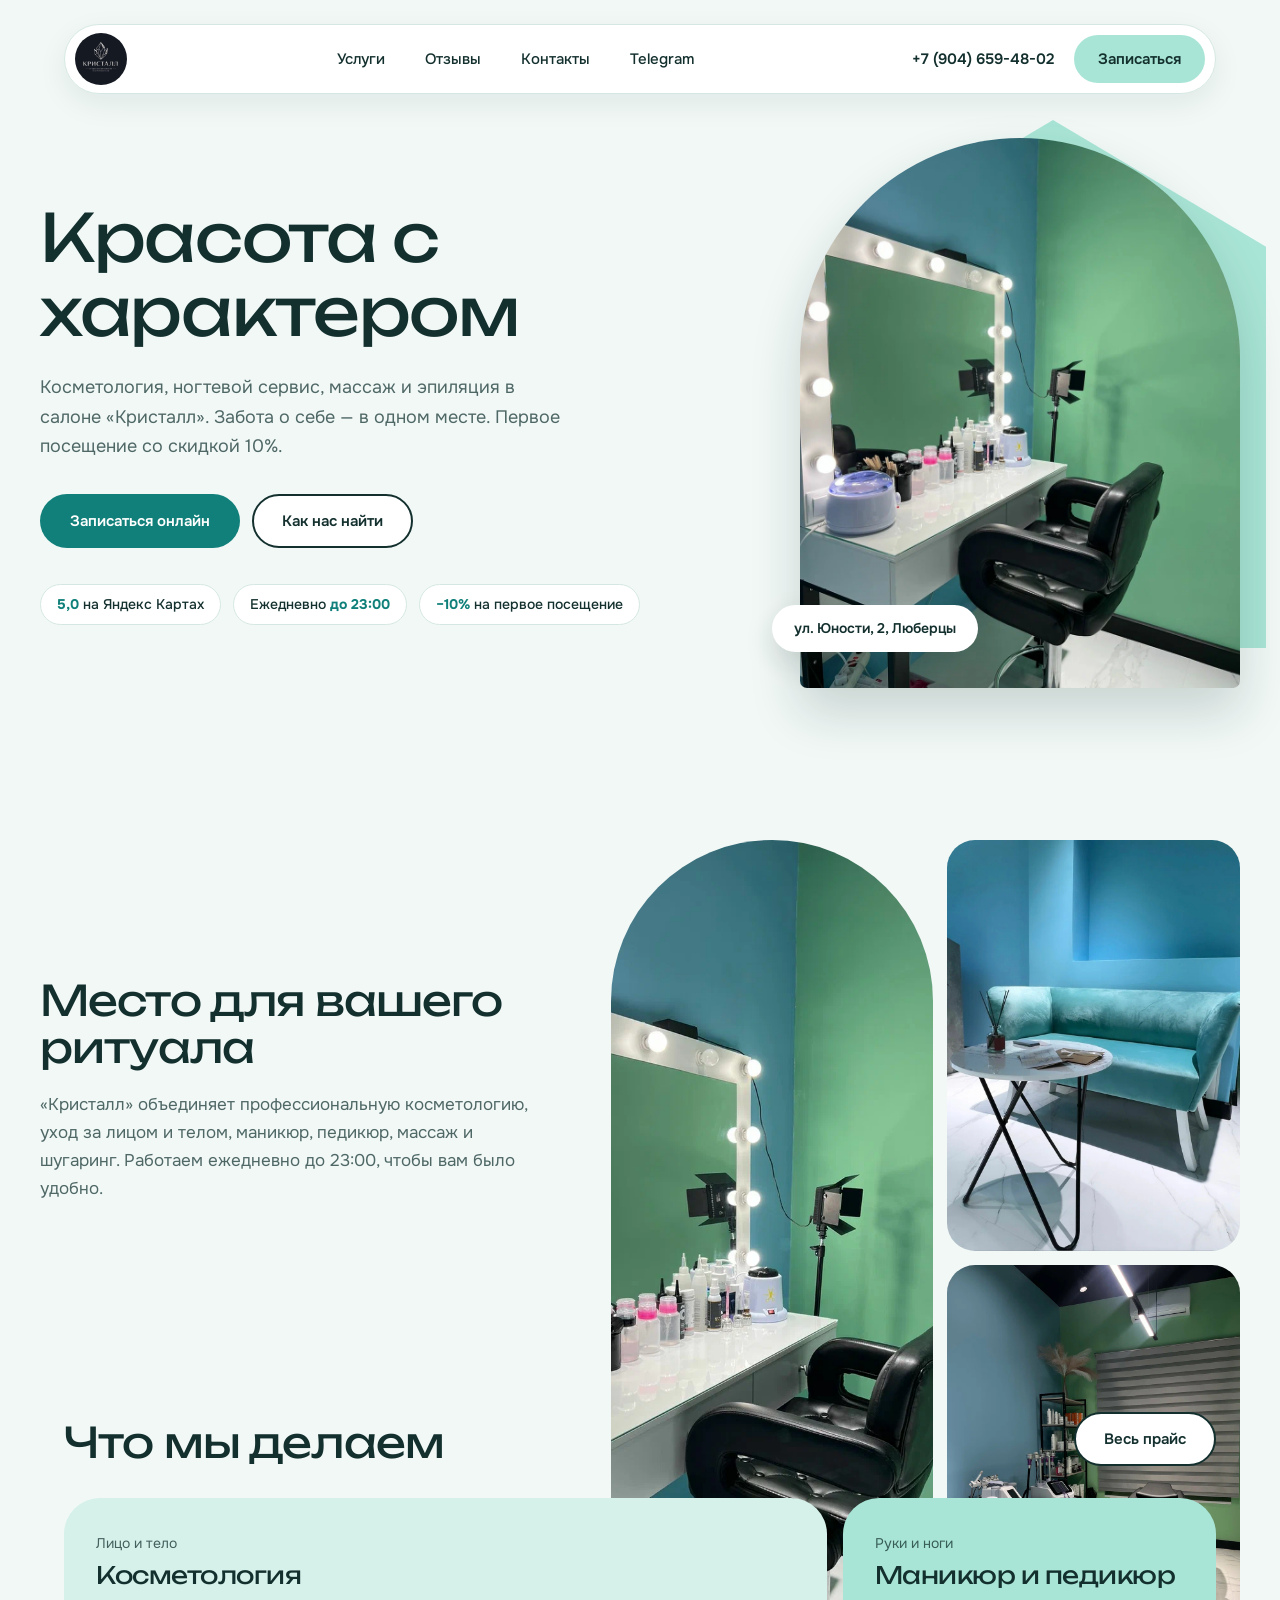
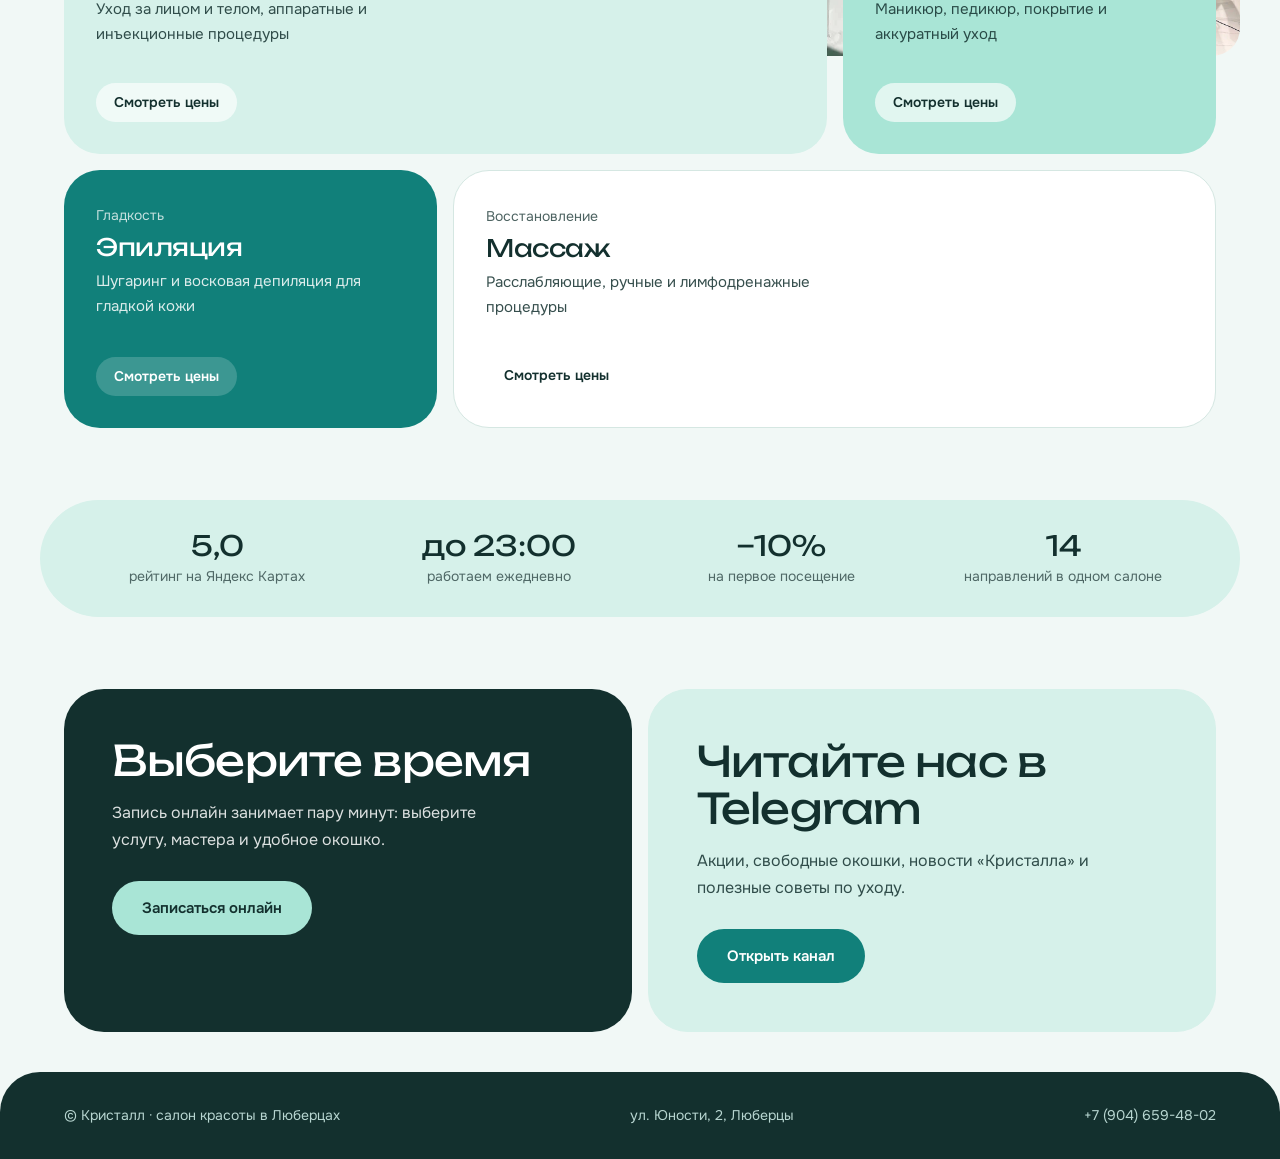
<file: index.html>
<!doctype html>
<html lang="ru">
<head>
<meta charset="utf-8">
<meta name="viewport" content="width=device-width,initial-scale=1">
<title>Кристалл — салон красоты в Люберцах: косметология, маникюр, массаж, шугаринг</title>
<meta name="description" content="Салон красоты «Кристалл» в Люберцах, ул. Юности, 2. Косметология, маникюр и педикюр, массаж, шугаринг. Работаем ежедневно до 23:00. Скидка 10% на первое посещение.">
<meta name="theme-color" content="#f3f6fa">
<meta property="og:title" content="Кристалл — салон красоты в Люберцах">
<meta property="og:description" content="Косметология, маникюр, массаж и эпиляция. Ежедневно до 23:00. Скидка 10% на первое посещение.">
<meta property="og:type" content="website">
<meta property="og:image" content="assets/images/kristall-1.webp">
<link rel="preconnect" href="https://fonts.googleapis.com">
<link rel="preconnect" href="https://fonts.gstatic.com" crossorigin>
<link href="https://fonts.googleapis.com/css2?family=Onest:wght@400;500;600&family=Unbounded:wght@300;400&display=swap&subset=cyrillic" rel="stylesheet">
<link rel="stylesheet" href="assets/css/style.css">
</head>
<body>

<header class="top">
    <div class="wrap">
        <div class="bar">
            <a class="logo" href="index.html" aria-label="Кристалл — на главную">
                <img src="assets/images/logo-kristall.jpg" alt="Кристалл — студия косметологии и эстетики тела">
            </a>
            <nav class="nav" id="nav">
                <a href="services.html">Услуги</a>
                <a href="reviews.html">Отзывы</a>
                <a href="contacts.html">Контакты</a>
                <a href="https://t.me/crystalstudio1" target="_blank" rel="noopener">Telegram</a>
            </nav>
            <button class="burger" id="burger" aria-label="Меню">
                <span></span><span></span><span></span>
            </button>
            <a class="tel" href="tel:+79046594802">+7 (904) 659-48-02</a>
            <a class="btn btn-r" href="https://n1029302.yclients.com/" target="_blank" rel="noopener">Записаться</a>
        </div>
    </div>
</header>

<main>

<section class="wrap hero">
    <div>
        <h1>Красота с характером</h1>
        <p class="lead">Косметология, ногтевой сервис, массаж и эпиляция в салоне «Кристалл». Забота о себе — в одном месте. Первое посещение со скидкой 10%.</p>
        <div class="row">
            <a class="btn btn-p" href="https://n1029302.yclients.com/" target="_blank" rel="noopener">Записаться онлайн</a>
            <a class="btn btn-s" href="contacts.html">Как нас найти</a>
        </div>
        <div class="row chips">
            <span class="chip"><b>5,0</b> на Яндекс Картах</span>
            <span class="chip">Ежедневно <b>до 23:00</b></span>
            <span class="chip"><b>−10%</b> на первое посещение</span>
        </div>
    </div>
    <div class="arch">
        <img src="assets/images/kristall-1.webp" alt="Рабочее место мастера салона Кристалл">
        <span class="badge">ул. Юности, 2, Люберцы</span>
    </div>
</section>

<section class="wrap sec">
    <div class="about">
        <div>
            <h2>Место для вашего ритуала</h2>
            <p>«Кристалл» объединяет профессиональную косметологию, уход за лицом и телом, маникюр, педикюр, массаж и шугаринг. Работаем ежедневно до 23:00, чтобы вам было удобно.</p>
        </div>
        <div class="photos">
            <img src="assets/images/kristall-1.webp" alt="Рабочее место мастера в салоне Кристалл" loading="lazy">
            <img src="assets/images/kristall-2.webp" alt="Зона ожидания салона Кристалл" loading="lazy">
            <img src="assets/images/kristall-3.webp" alt="Косметологический кабинет салона Кристалл" loading="lazy">
        </div>
    </div>
</section>

<section class="wrap">
    <div class="sec-h">
        <h2>Что мы делаем</h2>
        <a class="btn btn-s" href="services.html">Весь прайс</a>
    </div>
    <div class="bento">
        <a class="tile" href="services.html">
            <div>
                <small>Лицо и тело</small>
                <h3>Косметология</h3>
                <p>Уход за лицом и телом, аппаратные и инъекционные процедуры</p>
            </div>
            <i>Смотреть цены</i>
        </a>
        <a class="tile" href="services.html">
            <div>
                <small>Руки и ноги</small>
                <h3>Маникюр и педикюр</h3>
                <p>Маникюр, педикюр, покрытие и аккуратный уход</p>
            </div>
            <i>Смотреть цены</i>
        </a>
        <a class="tile" href="services.html">
            <div>
                <small>Гладкость</small>
                <h3>Эпиляция</h3>
                <p>Шугаринг и восковая депиляция для гладкой кожи</p>
            </div>
            <i>Смотреть цены</i>
        </a>
        <a class="tile" href="services.html">
            <div>
                <small>Восстановление</small>
                <h3>Массаж</h3>
                <p>Расслабляющие, ручные и лимфодренажные процедуры</p>
            </div>
            <i>Смотреть цены</i>
        </a>
    </div>
</section>

<section class="wrap sec">
    <div class="stats">
        <div><b>5,0</b><span>рейтинг на Яндекс Картах</span></div>
        <div><b>до 23:00</b><span>работаем ежедневно</span></div>
        <div><b>−10%</b><span>на первое посещение</span></div>
        <div><b>14</b><span>направлений в одном салоне</span></div>
    </div>
</section>

<section class="wrap">
    <div class="duo">
        <div class="block dark">
            <h2>Выберите время</h2>
            <p>Запись онлайн занимает пару минут: выберите услугу, мастера и удобное окошко.</p>
            <a class="btn btn-r" href="https://n1029302.yclients.com/" target="_blank" rel="noopener">Записаться онлайн</a>
        </div>
        <div class="block light" style="background:var(--mist);border-color:var(--mist)">
            <h2>Читайте нас в Telegram</h2>
            <p>Акции, свободные окошки, новости «Кристалла» и полезные советы по уходу.</p>
            <a class="btn btn-p" href="https://t.me/crystalstudio1" target="_blank" rel="noopener">Открыть канал</a>
        </div>
    </div>
</section>

</main>

<footer>
    <div class="wrap">
        <span>© Кристалл · салон красоты в Люберцах</span>
        <a href="contacts.html">ул. Юности, 2, Люберцы</a>
        <a href="tel:+79046594802">+7 (904) 659-48-02</a>
    </div>
</footer>

<script>
(function(){
    const burger = document.getElementById('burger');
    const nav = document.getElementById('nav');
    if(!burger || !nav) return;

    // Функция открытия/закрытия меню
    function toggleMenu() {
        burger.classList.toggle('active');
        nav.classList.toggle('open');
        // Показываем тёмный фон
        document.body.classList.toggle('menu-open');
        // Убираем скролл у страницы, когда меню открыто
        document.body.style.overflow = nav.classList.contains('open') ? 'hidden' : '';
    }

    // Функция только для закрытия меню
    function closeMenu() {
        burger.classList.remove('active');
        nav.classList.remove('open');
        document.body.classList.remove('menu-open');
        document.body.style.overflow = '';
    }

    // Клик по бургеру
    burger.addEventListener('click', toggleMenu);

    // Закрытие при клике на любую ссылку в меню
    nav.querySelectorAll('a').forEach(function(link){
        link.addEventListener('click', closeMenu);
    });

    // Закрытие при клике мимо меню (на тёмный фон)
    document.addEventListener('click', function(e) {
        if (nav.classList.contains('open') && !nav.contains(e.target) && !burger.contains(e.target)) {
            closeMenu();
        }
    });

    // Закрытие по кнопке Escape
    document.addEventListener('keydown', function(e){
        if(e.key === 'Escape' && nav.classList.contains('open')){
            closeMenu();
        }
    });
})();
</script>

</body>
</html>
</file>
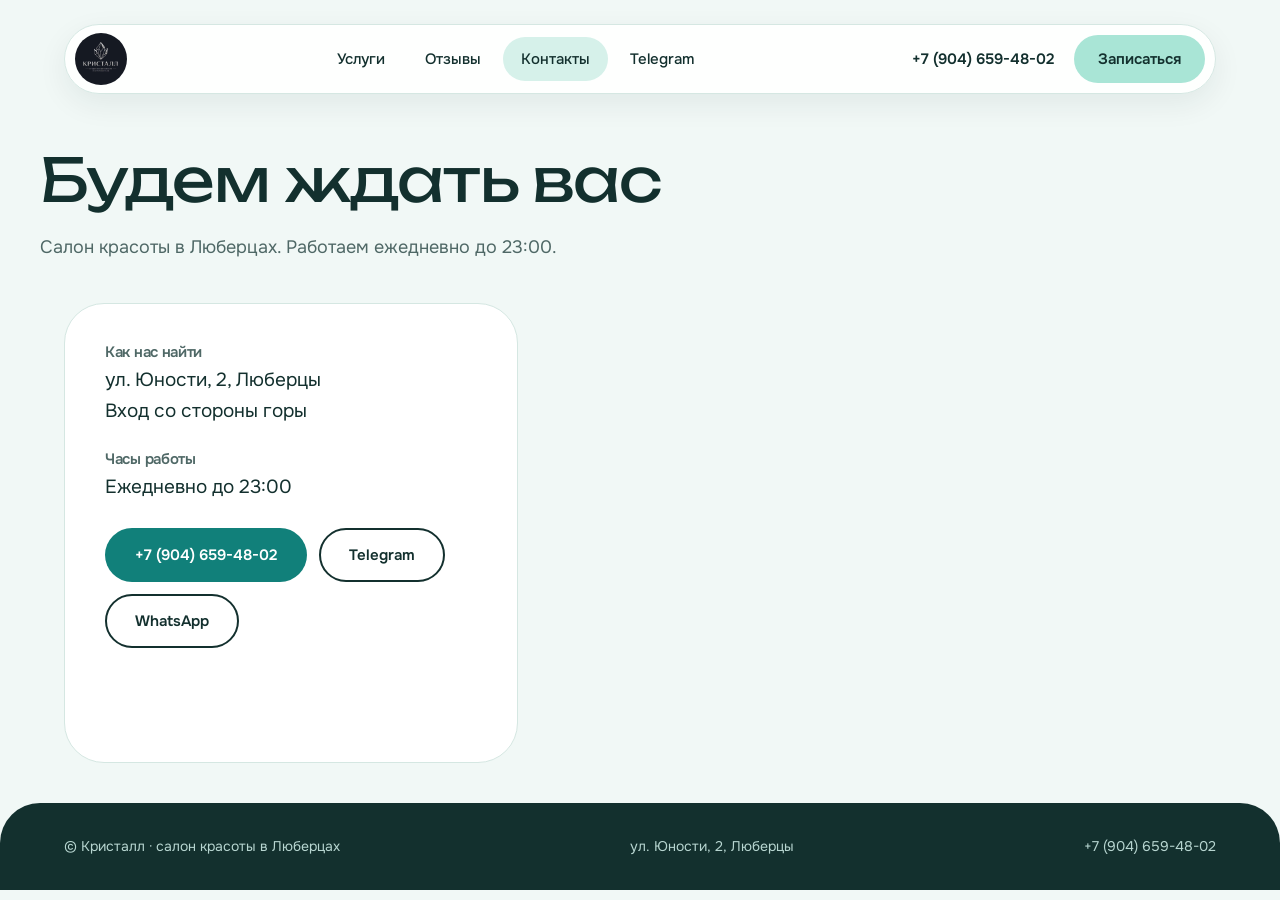
<file: contacts.html>
<!doctype html>
<html lang="ru"><head><meta charset="utf-8"><meta name="viewport" content="width=device-width,initial-scale=1">
<title>Контакты — салон красоты «Кристалл», Люберцы, ул. Юности, 2</title><meta name="description" content="Салон красоты «Кристалл»: Люберцы, ул. Юности, 2, вход со стороны горы. Телефон +7 (904) 659-48-02. Работаем ежедневно до 23:00."><meta name="theme-color" content="#f3f6fa">
<link rel="preconnect" href="https://fonts.googleapis.com"><link rel="preconnect" href="https://fonts.gstatic.com" crossorigin>
<link href="https://fonts.googleapis.com/css2?family=Onest:wght@400;500;600&family=Unbounded:wght@300;400&display=swap&subset=cyrillic" rel="stylesheet">
<link rel="stylesheet" href="assets/css/style.css"></head><body>
<header class="top"><div class="wrap"><div class="bar">
<a class="logo" href="index.html" aria-label="Кристалл — на главную"><img src="assets/images/logo-kristall.jpg" alt="Кристалл — студия косметологии и эстетики тела"></a>
<nav class="nav"><a href="services.html">Услуги</a><a href="reviews.html">Отзывы</a><a href="contacts.html" class=on>Контакты</a><a href="https://t.me/crystalstudio1" target="_blank" rel="noopener">Telegram</a></nav>
<a class="tel" href="tel:+79046594802">+7 (904) 659-48-02</a>
<a class="btn btn-r" href="https://n1029302.yclients.com/" target="_blank" rel="noopener">Записаться</a></div></div></header>
<main><section class="wrap intro"><h1>Будем ждать вас</h1><p>Салон красоты в Люберцах. Работаем ежедневно до 23:00.</p></section><section class="wrap"><div class="contact"><div class="info">
<div><h3>Как нас найти</h3><p>ул. Юности, 2, Люберцы<br>Вход со стороны горы</p></div>
<div><h3>Часы работы</h3><p>Ежедневно до 23:00</p></div>
<div class="row"><a class="btn btn-p" href="tel:+79046594802">+7 (904) 659-48-02</a><a class="btn btn-s" href="https://t.me/crystalstudio1" target="_blank" rel="noopener">Telegram</a><a class="btn btn-s" href="https://wa.me/79046594802" target="_blank" rel="noopener">WhatsApp</a></div></div>
<iframe class="map" title="Карта: салон Кристалл, ул. Юности, 2" loading="lazy" src="https://yandex.ru/map-widget/v1/?ll=37.911932%2C55.702784&z=16.74&pt=37.911932%2C55.702784%2Cpm2rdm"></iframe></div></section></main>
<footer><div class="wrap"><span>© Кристалл · салон красоты в Люберцах</span><a href="contacts.html">ул. Юности, 2, Люберцы</a><a href="tel:+79046594802">+7 (904) 659-48-02</a></div></footer>
</body></html>
</file>
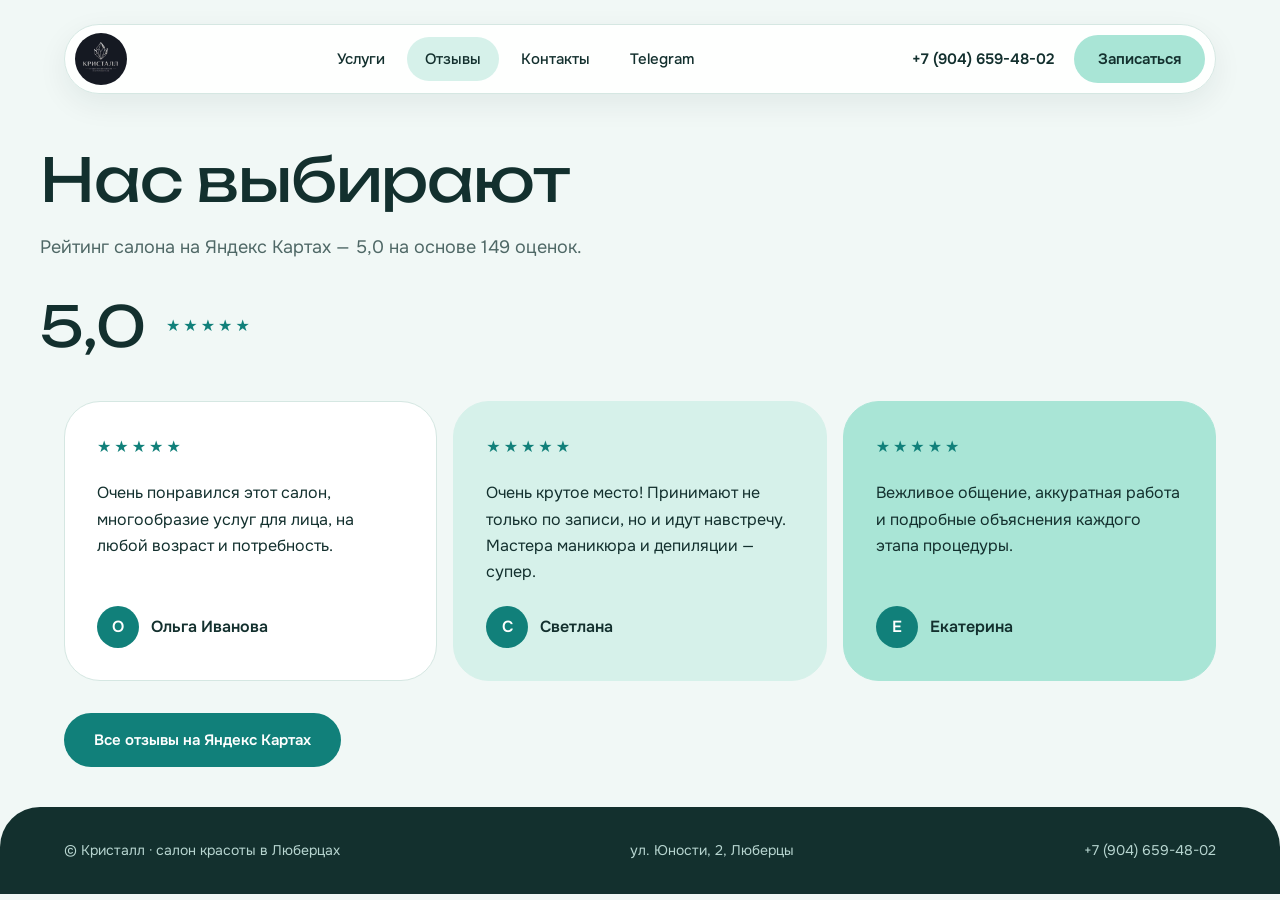
<file: reviews.html>
<!doctype html>
<html lang="ru"><head><meta charset="utf-8"><meta name="viewport" content="width=device-width,initial-scale=1">
<title>Отзывы — салон красоты «Кристалл», Люберцы</title><meta name="description" content="Отзывы о салоне красоты «Кристалл» в Люберцах. Рейтинг на Яндекс Картах — 5,0 на основе 149 оценок."><meta name="theme-color" content="#f3f6fa">
<link rel="preconnect" href="https://fonts.googleapis.com"><link rel="preconnect" href="https://fonts.gstatic.com" crossorigin>
<link href="https://fonts.googleapis.com/css2?family=Onest:wght@400;500;600&family=Unbounded:wght@300;400&display=swap&subset=cyrillic" rel="stylesheet">
<link rel="stylesheet" href="assets/css/style.css"></head><body>
<header class="top"><div class="wrap"><div class="bar">
<a class="logo" href="index.html" aria-label="Кристалл — на главную"><img src="assets/images/logo-kristall.jpg" alt="Кристалл — студия косметологии и эстетики тела"></a>
<nav class="nav"><a href="services.html">Услуги</a><a href="reviews.html" class=on>Отзывы</a><a href="contacts.html">Контакты</a><a href="https://t.me/crystalstudio1" target="_blank" rel="noopener">Telegram</a></nav>
<a class="tel" href="tel:+79046594802">+7 (904) 659-48-02</a>
<a class="btn btn-r" href="https://n1029302.yclients.com/" target="_blank" rel="noopener">Записаться</a></div></div></header>
<main><section class="wrap intro"><h1>Нас выбирают</h1><p>Рейтинг салона на Яндекс Картах — 5,0 на основе 149 оценок.</p><div class="score"><b>5,0</b><span class="stars">★★★★★</span></div></section><section class="wrap"><div class="cards"><article class="rev"><div class="stars" aria-label="5 из 5">★★★★★</div><p>Очень понравился этот салон, многообразие услуг для лица, на любой возраст и потребность.</p><div class="who"><span>О</span>Ольга Иванова</div></article><article class="rev"><div class="stars" aria-label="5 из 5">★★★★★</div><p>Очень крутое место! Принимают не только по записи, но и идут навстречу. Мастера маникюра и депиляции — супер.</p><div class="who"><span>С</span>Светлана</div></article><article class="rev"><div class="stars" aria-label="5 из 5">★★★★★</div><p>Вежливое общение, аккуратная работа и подробные объяснения каждого этапа процедуры.</p><div class="who"><span>Е</span>Екатерина</div></article></div><div class="row" style="margin-top:32px"><a class="btn btn-p" href="https://yandex.ru/maps/org/kristall/59446506640/" target="_blank" rel="noopener">Все отзывы на Яндекс Картах</a></div></section></main>
<footer><div class="wrap"><span>© Кристалл · салон красоты в Люберцах</span><a href="contacts.html">ул. Юности, 2, Люберцы</a><a href="tel:+79046594802">+7 (904) 659-48-02</a></div></footer>
</body></html>
</file>
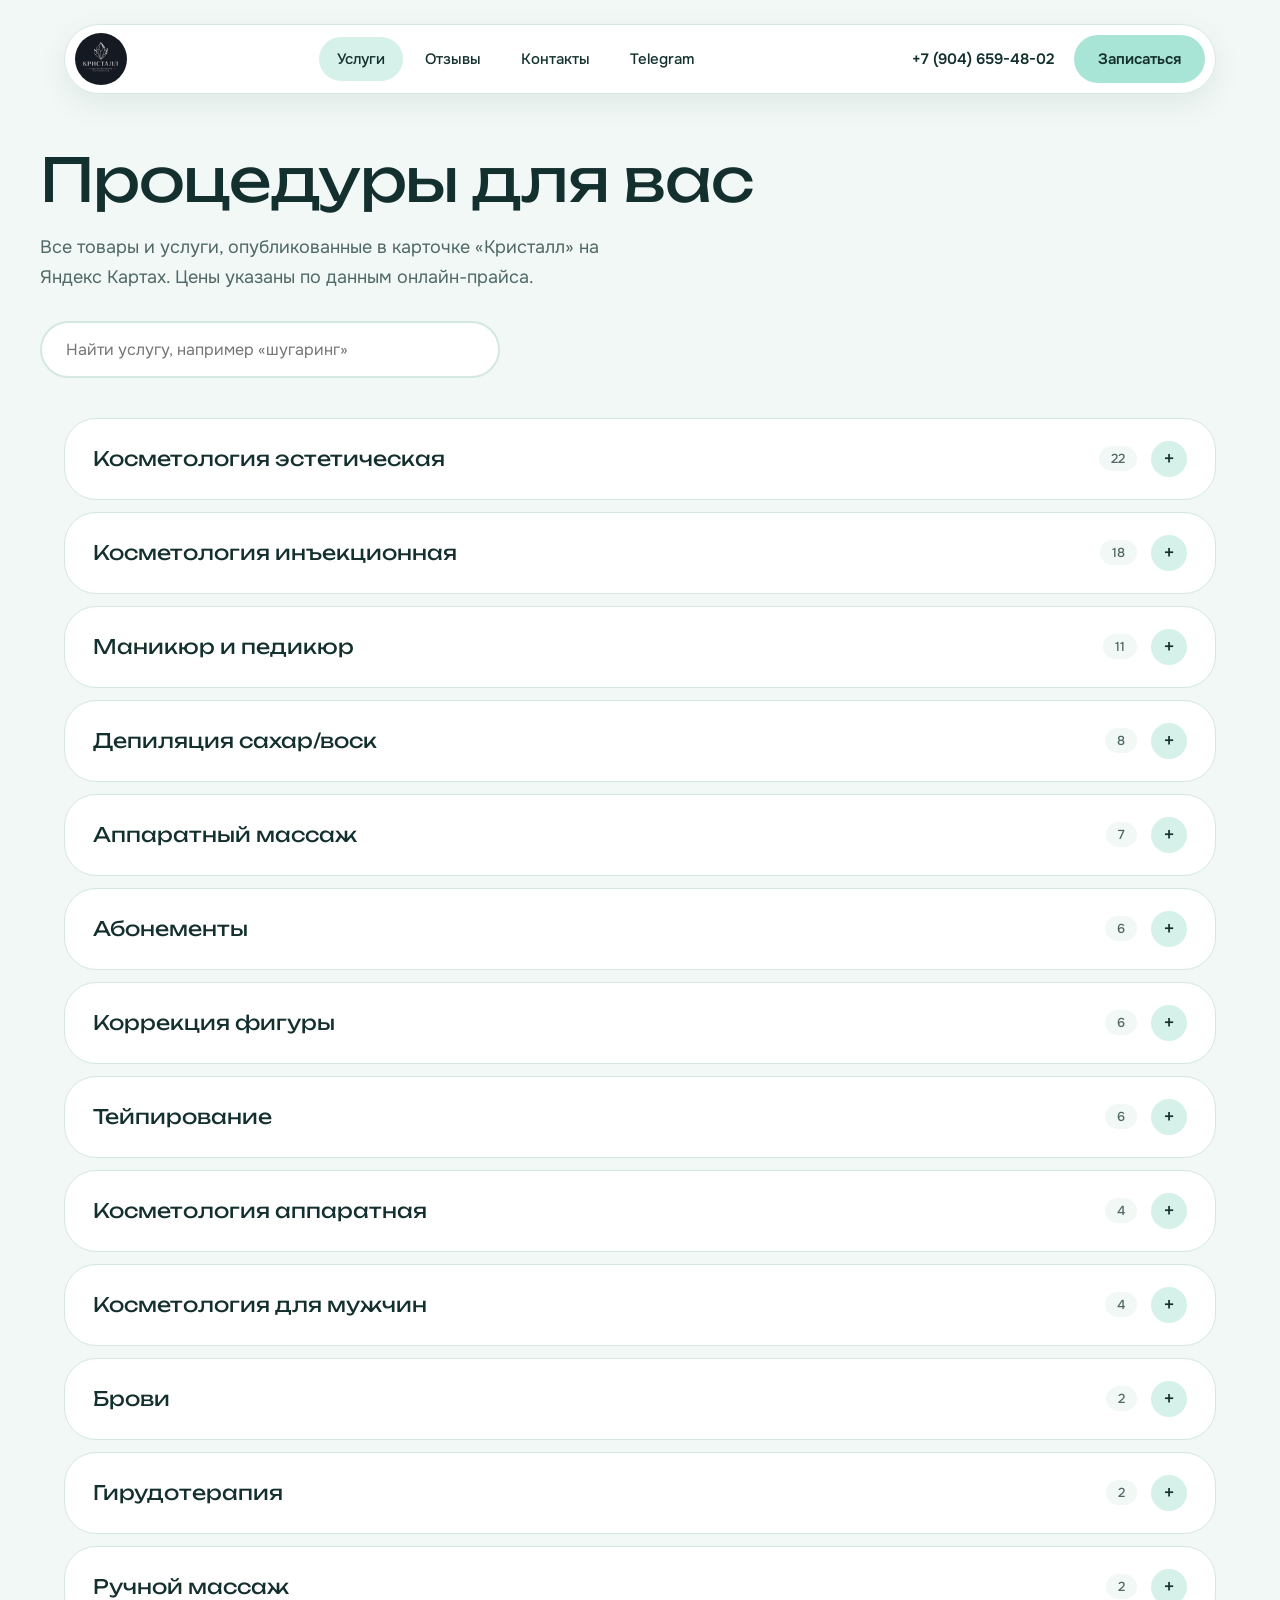
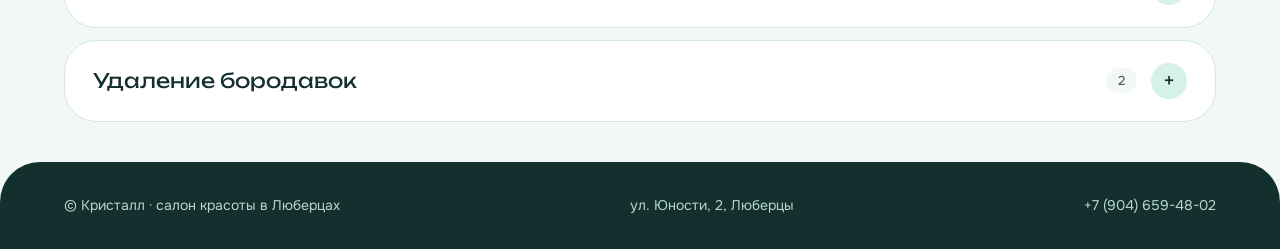
<file: services.html>
<!doctype html>
<html lang="ru"><head><meta charset="utf-8"><meta name="viewport" content="width=device-width,initial-scale=1">
<title>Услуги и цены — салон красоты «Кристалл», Люберцы</title><meta name="description" content="Прайс салона «Кристалл» в Люберцах: косметология, маникюр и педикюр, шугаринг, массаж, коррекция фигуры, абонементы."><meta name="theme-color" content="#f3f6fa">
<link rel="preconnect" href="https://fonts.googleapis.com"><link rel="preconnect" href="https://fonts.gstatic.com" crossorigin>
<link href="https://fonts.googleapis.com/css2?family=Onest:wght@400;500;600&family=Unbounded:wght@300;400&display=swap&subset=cyrillic" rel="stylesheet">
<link rel="stylesheet" href="assets/css/style.css"></head><body>
<header class="top"><div class="wrap"><div class="bar">
<a class="logo" href="index.html" aria-label="Кристалл — на главную"><img src="assets/images/logo-kristall.jpg" alt="Кристалл — студия косметологии и эстетики тела"></a>
<nav class="nav"><a href="services.html" class=on>Услуги</a><a href="reviews.html">Отзывы</a><a href="contacts.html">Контакты</a><a href="https://t.me/crystalstudio1" target="_blank" rel="noopener">Telegram</a></nav>
<a class="tel" href="tel:+79046594802">+7 (904) 659-48-02</a>
<a class="btn btn-r" href="https://n1029302.yclients.com/" target="_blank" rel="noopener">Записаться</a></div></div></header>
<main><section class="wrap intro"><h1>Процедуры для вас</h1><p>Все товары и услуги, опубликованные в карточке «Кристалл» на Яндекс Картах. Цены указаны по данным онлайн-прайса.</p><input class="search" id="q" type="search" placeholder="Найти услугу, например «шугаринг»" aria-label="Поиск по услугам"></section><section class="wrap"><div id="price"></div><p class="empty" id="empty" hidden>Ничего не нашли. Попробуйте другое слово или позвоните нам.</p></section></main>
<footer><div class="wrap"><span>© Кристалл · салон красоты в Люберцах</span><a href="contacts.html">ул. Юности, 2, Люберцы</a><a href="tel:+79046594802">+7 (904) 659-48-02</a></div></footer>
<script src="assets/js/prices.js"></script></body></html>
</file>
<file: assets/css/style.css>
:root{--frost:#f1f8f6;--mist:#d6f1ea;--ame:#11807a;--ame-d:#0b625d;--rose:#a9e5d6;--ink:#13302e;--mut:#4f6866;--line:#d5e7e2}
*{box-sizing:border-box}html{scroll-behavior:smooth}
body{margin:0;background:var(--frost);color:var(--ink);font:400 16px/1.65 Onest,system-ui,sans-serif}
img{display:block;max-width:100%}a{color:inherit;text-decoration:none}
:focus-visible{outline:3px solid var(--ame);outline-offset:3px}
.wrap{max-width:1200px;margin:auto;padding:0 24px}
h1,h2,h3{font-family:Unbounded,Onest,sans-serif;font-weight:400;line-height:1.12;letter-spacing:-.02em;margin:0}
h2{font-size:clamp(26px,3.4vw,42px)}p{margin:0}.mut{color:var(--mut)}

/* ===== HEADER ===== */
.top{position:sticky;top:12px;z-index:100;padding-top:12px}
.bar{display:flex;align-items:center;gap:12px;background:rgba(255,255,255,.88);backdrop-filter:blur(12px);-webkit-backdrop-filter:blur(12px);border:1px solid var(--line);border-radius:999px;padding:8px 10px;box-shadow:0 10px 30px rgba(19,48,46,.07)}
.logo img{width:52px;height:52px;border-radius:50%;object-fit:cover;background:var(--ink)}
.nav{display:flex;gap:4px;margin:0 auto}
.nav a{padding:10px 18px;border-radius:999px;font-weight:500;font-size:15px;transition:background .2s}
.nav a:hover,.nav a.on{background:var(--mist)}
.tel{font-weight:600;font-size:15px;padding:0 8px;white-space:nowrap}

/* Бургер-кнопка (скрыта на десктопе) */
.burger{display:none;flex-direction:column;justify-content:center;align-items:center;gap:5px;width:44px;height:44px;background:none;border:none;cursor:pointer;padding:8px;border-radius:50%;transition:background .2s;-webkit-tap-highlight-color:transparent;flex-shrink:0;position:relative;z-index:110}
.burger:hover{background:var(--mist)}
.burger span{display:block;width:22px;height:2px;background:var(--ink);border-radius:2px;transition:transform .3s,opacity .3s}
.burger.active span:nth-child(1){transform:translateY(7px) rotate(45deg)}
.burger.active span:nth-child(2){opacity:0}
.burger.active span:nth-child(3){transform:translateY(-7px) rotate(-45deg)}

/* ===== BUTTONS ===== */
.btn{display:inline-flex;align-items:center;justify-content:center;gap:8px;padding:15px 28px;border-radius:999px;border:2px solid transparent;font:600 15px Onest,sans-serif;cursor:pointer;transition:background .2s,transform .2s,color .2s}
.btn:hover{transform:translateY(-2px)}
.btn-p{background:var(--ame);color:#fff}.btn-p:hover{background:var(--ame-d)}
.btn-s{background:#fff;border-color:var(--ink)}.btn-s:hover{background:var(--ink);color:#fff}
.btn-r{background:var(--rose);color:var(--ink)}.btn-r:hover{background:#c3eee3}
.bar .btn{padding:12px 22px}

/* ===== HERO ===== */
.hero{display:grid;grid-template-columns:1.1fr .9fr;gap:56px;align-items:center;padding:56px 0 80px}
.hero h1{font-size:clamp(36px,5.2vw,66px)}
.hero p.lead{font-size:18px;color:var(--mut);max-width:520px;margin:24px 0 32px}
.row{display:flex;flex-wrap:wrap;gap:12px}
.chips{margin-top:36px}.chip{padding:8px 16px;border-radius:999px;background:#fff;border:1px solid var(--line);font-size:14px;font-weight:500}
.chip b{color:var(--ame)}
.arch{position:relative;max-width:440px;margin-left:auto;isolation:isolate}
.arch::before{content:"";position:absolute;inset:-18px -26px 40px 40px;background:var(--rose);clip-path:polygon(50% 0,100% 24%,100% 100%,0 100%,0 24%);z-index:-1}
.arch img{width:100%;aspect-ratio:4/5;object-fit:cover;border-radius:999px 999px 32px 32px;box-shadow:0 24px 50px rgba(19,48,46,.18)}
.badge{position:absolute;left:-28px;bottom:36px;background:#fff;border-radius:999px;padding:12px 22px;font-weight:600;font-size:14px;box-shadow:0 12px 30px rgba(19,48,46,.14)}

/* ===== SECTIONS ===== */
.sec{padding:72px 0}
.about{display:grid;grid-template-columns:.9fr 1.1fr;gap:56px;align-items:center}
.about p{margin-top:20px;color:var(--mut);font-size:17px}
.photos{display:grid;grid-template-columns:1.1fr 1fr;grid-template-rows:1fr 1fr;gap:14px;height:500px}
.photos img{width:100%;height:100%;object-fit:cover;border-radius:28px}
.photos img:first-child{grid-row:span 2;border-radius:200px 200px 28px 28px}
.sec-h{display:flex;justify-content:space-between;align-items:end;gap:24px;flex-wrap:wrap;margin-bottom:32px}
.bento{display:grid;grid-template-columns:repeat(6,1fr);gap:16px}
.tile{display:flex;flex-direction:column;justify-content:space-between;gap:36px;min-height:220px;padding:32px;border-radius:36px;grid-column:span 3;transition:transform .25s}
.tile:hover{transform:translateY(-4px)}
.tile:nth-child(1),.tile:nth-child(4){grid-column:span 4}.tile:nth-child(2),.tile:nth-child(3){grid-column:span 2}
.tile:nth-child(1){background:var(--mist)}.tile:nth-child(2){background:var(--rose)}
.tile:nth-child(3){background:var(--ame);color:#fff}.tile:nth-child(4){background:#fff;border:1px solid var(--line)}
.tile small{font-size:14px;opacity:.75}.tile h3{font-size:24px;margin:6px 0 8px}.tile p{font-size:15px;opacity:.85;max-width:380px}
.tile i{align-self:flex-start;font-style:normal;font-weight:600;font-size:14px;padding:8px 18px;border-radius:999px;background:rgba(255,255,255,.65)}
.tile:nth-child(3) i{background:rgba(255,255,255,.18)}
.stats{display:grid;grid-template-columns:repeat(4,1fr);gap:8px;background:var(--mist);border-radius:999px;padding:28px 40px}
.stats div{text-align:center}.stats b{display:block;font:400 28px Unbounded,sans-serif}.stats span{font-size:14px;color:var(--mut)}
.duo{display:grid;grid-template-columns:1fr 1fr;gap:16px}
.block{border-radius:40px;padding:48px;display:flex;flex-direction:column;align-items:flex-start;gap:16px}
.block p{max-width:420px;opacity:.85;margin-bottom:12px}
.block.dark{background:var(--ink);color:#fff}.block.light{background:#fff;border:1px solid var(--line)}

/* ===== INNER PAGES ===== */
.intro{padding:64px 0 40px}.intro h1{font-size:clamp(34px,5vw,60px)}.intro p{max-width:560px;color:var(--mut);font-size:18px;margin-top:20px}
.search{width:100%;max-width:460px;margin-top:28px;padding:16px 24px;border-radius:999px;border:2px solid var(--line);font:16px Onest,sans-serif;background:#fff;color:var(--ink)}
.search:focus{border-color:var(--ame);outline:0}
.grp{background:#fff;border:1px solid var(--line);border-radius:32px;margin-bottom:12px;overflow:hidden}
.grp summary{display:flex;align-items:center;gap:14px;padding:22px 28px;cursor:pointer;list-style:none;font:400 20px Unbounded,sans-serif}
.grp summary::-webkit-details-marker{display:none}
.grp summary span.n{margin-left:auto;font:500 13px Onest,sans-serif;color:var(--mut);background:var(--frost);padding:4px 12px;border-radius:999px}
.grp summary::after{content:"+";display:grid;place-items:center;width:36px;height:36px;border-radius:50%;background:var(--mist);font:400 22px Onest,sans-serif;transition:transform .25s,background .25s}
.grp[open] summary::after{transform:rotate(45deg);background:var(--rose)}
.grp[open] summary{background:linear-gradient(var(--frost),#fff)}
.it{display:flex;justify-content:space-between;gap:24px;padding:14px 28px;border-top:1px solid var(--line);color:var(--mut)}
.it b{color:var(--ink);font-weight:600;white-space:nowrap}
.empty{padding:40px;text-align:center;color:var(--mut)}
.score{display:flex;align-items:center;gap:20px;margin-top:28px}
.score b{font:400 56px Unbounded,sans-serif}.stars{color:var(--ame);letter-spacing:3px}
.cards{display:grid;grid-template-columns:repeat(3,1fr);gap:16px}
.rev{border-radius:36px;padding:32px;display:flex;flex-direction:column;gap:20px;background:#fff;border:1px solid var(--line)}
.rev:nth-child(2){background:var(--mist);border-color:var(--mist)}.rev:nth-child(3){background:var(--rose);border-color:var(--rose)}
.who{display:flex;align-items:center;gap:12px;font-weight:600;margin-top:auto}
.who span{display:grid;place-items:center;width:42px;height:42px;border-radius:50%;background:var(--ame);color:#fff}
.contact{display:grid;grid-template-columns:.8fr 1.2fr;gap:16px}
.info{background:#fff;border:1px solid var(--line);border-radius:40px;padding:40px;display:flex;flex-direction:column;gap:24px}
.info h3{font-size:15px;font-family:Onest;font-weight:600;color:var(--mut);margin-bottom:4px}.info p{font-size:19px}
.map{border:0;width:100%;min-height:460px;height:100%;border-radius:40px}
footer{margin-top:40px;background:var(--ink);color:#b7d5d0;border-radius:40px 40px 0 0;padding:32px 0}
footer .wrap{display:flex;justify-content:space-between;gap:16px;flex-wrap:wrap;font-size:14px}
footer a:hover{color:#fff}

/* ======================================================
   МОБИЛЬНАЯ АДАПТАЦИЯ
   ====================================================== */

@media(max-width:900px){
    .hero,.about,.contact,.duo,.cards{grid-template-columns:1fr}
    .arch{margin:0 auto 20px 0;max-width:360px}
    .tel{display:none}
    .nav{margin:0}
    .photos{height:420px}
    .stats{grid-template-columns:1fr 1fr;border-radius:40px}
    .tile,.tile:nth-child(n){grid-column:span 6}
}

/* ---- МОБИЛЬНЫЕ ТЕЛЕФОНЫ (≤ 768px) ---- */
@media(max-width:768px){
    
    /* Затемнение фона при открытом меню */
    body.menu-open::before {
        content: '';
        position: fixed;
        inset: 0;
        background: rgba(19, 48, 46, 0.5);
        z-index: 90;
        backdrop-filter: blur(3px);
        -webkit-backdrop-filter: blur(3px);
    }

    /* Показываем бургер */
    .burger{display:flex}

    /* БОКОВОЕ МЕНЮ */
    .nav {
        position: fixed;
        top: 0;
        right: -100%; /* Спрятано за правым краем */
        width: 280px; 
        height: 100vh;
        height: 100dvh;
        background: #ffffff; /* Белый фон */
        box-shadow: -5px 0 40px rgba(19,48,46,0.15);
        flex-direction: column;
        align-items: flex-start;
        justify-content: flex-start;
        padding: 90px 24px 32px; /* Отступ сверху для шапки */
        gap: 0;
        margin: 0;
        z-index: 100; /* Под бургером (110) */
        transition: right 0.35s ease;
    }
    
    /* Открытое состояние меню */
    .nav.open {
        right: 0;
    }
    
    /* Ссылки в боковом меню */
    .nav a {
        width: 100%;
        font-size: 1.15rem;
        font-weight: 500;
        padding: 16px 0;
        border-bottom: 1px solid var(--line);
        border-radius: 0;
        color: var(--ink);
    }
    .nav a:last-child {
        border-bottom: none;
    }
    .nav a:hover, .nav a.on {
        background: transparent;
        color: var(--ame);
    }

    /* Бар — компактнее */
    .bar{
        border-radius:24px;
        padding:6px 8px;
        gap:8px;
    }
    .logo img{width:44px;height:44px}
    .bar .btn{padding:10px 18px;font-size:14px}
    .burger{order:10}

    /* Hero — опустил надпись ниже (padding 64px вместо 32px) */
    .hero{
        padding:64px 0 48px;
        gap:32px;
    }
    .hero h1{font-size:clamp(28px,8vw,40px)}
    .hero p.lead{font-size:16px;margin:16px 0 24px}
    .arch{max-width:280px}
    .arch::before{inset:-12px -16px 28px 28px}
    .badge{left:4px;bottom:24px;padding:10px 16px;font-size:13px}
    .chips{margin-top:24px;gap:8px}
    .chip{padding:6px 12px;font-size:13px}

    /* Кнопки hero — на всю ширину */
    .hero .row:not(.chips){
        flex-direction:column;
    }
    .hero .row:not(.chips) .btn{
        width:100%;
        justify-content:center;
    }

    /* Секции */
    .sec{padding:48px 0}
    .sec-h{margin-bottom:24px}

    /* ИСПРАВЛЕНИЕ НАЛОЖЕНИЯ ФОТОГРАФИЙ */
    .about p{font-size:15px}
    .photos {
        height: auto;
        aspect-ratio: 1 / 1.15; /* Идеальные пропорции без обрезки */
        gap: 10px;
        margin-bottom: 32px; /* Добавил отступ снизу, чтобы текст не наезжал */
    }
    .photos img{border-radius:20px}
    .photos img:first-child{border-radius:120px 120px 20px 20px}

    /* Bento-тайлы */
    .tile{
        padding:24px;
        min-height:180px;
        gap:20px;
        border-radius:28px;
    }
    .tile h3{font-size:20px}
    .tile p{font-size:14px}

    /* Stats */
    .stats{
        padding:20px 16px;
        gap:16px;
        border-radius:28px;
    }
    .stats b{font-size:22px}
    .stats span{font-size:12px}

    /* Duo-блоки */
    .block{
        padding:32px 24px;
        border-radius:28px;
    }
    .block p{font-size:15px}

    /* Inner pages */
    .grp summary{padding:18px 20px;font-size:17px}
    .it{padding:12px 20px;gap:12px;flex-wrap:wrap}
    .info{padding:28px 20px;border-radius:28px}
    .info p{font-size:17px}
    .map{min-height:300px;border-radius:28px}
    .rev{padding:24px;border-radius:28px}
    .score b{font-size:42px}

    /* Footer */
    footer{border-radius:28px 28px 0 0;padding:24px 0}
    footer .wrap{
        flex-direction:column;
        align-items:center;
        text-align:center;
        gap:8px;
    }
}

/* ---- МАЛЕНЬКИЕ ЭКРАНЫ (≤ 420px) ---- */
@media(max-width:420px){
    .wrap{padding:0 16px}
    .hero h1{font-size:clamp(24px,7.5vw,32px)}
    .hero p.lead{font-size:15px}
    .arch{max-width:240px}
    .btn{padding:13px 22px;font-size:14px}
    .bar .btn{padding:9px 14px;font-size:13px}
    .tile{padding:20px;min-height:160px;border-radius:24px}
    .tile h3{font-size:18px}
    .stats{grid-template-columns:1fr 1fr;padding:16px 12px;gap:12px;border-radius:24px}
    .stats b{font-size:18px}
    .stats span{font-size:11px}
    .block{padding:24px 20px;border-radius:24px}
    
    /* Дополнительная корректировка высоты для самых маленьких экранов */
    .photos {
        aspect-ratio: 1 / 1.1; 
        margin-bottom: 24px;
    }

    .chip{font-size:12px;padding:5px 10px}
    .sec{padding:36px 0}
    .intro{padding:48px 0 28px}
    .intro h1{font-size:clamp(26px,7vw,36px)}
    .score b{font-size:36px}
    .score{gap:12px}
    .grp{border-radius:24px}
    .grp summary{padding:16px 16px;font-size:15px;gap:10px}
    .grp summary::after{width:30px;height:30px;font-size:18px}
    .it{padding:10px 16px;font-size:14px}
}

/* ---- Убираем hover-эффекты на тач-устройствах ---- */
@media(hover:none){
    .tile:hover{transform:none}
    .btn:hover{transform:none}
}

/* ---- Accessibility ---- */
@media(prefers-reduced-motion:reduce){
    *{transition:none!important;scroll-behavior:auto!important;animation:none!important}
}

/* ===== ANIMATIONS ===== */
@keyframes up{from{opacity:0;transform:translateY(20px)}}
.hero>*{animation:up .7s both}
.hero>:nth-child(2){animation-delay:.12s}
[hidden]{display:none!important}
</file>
